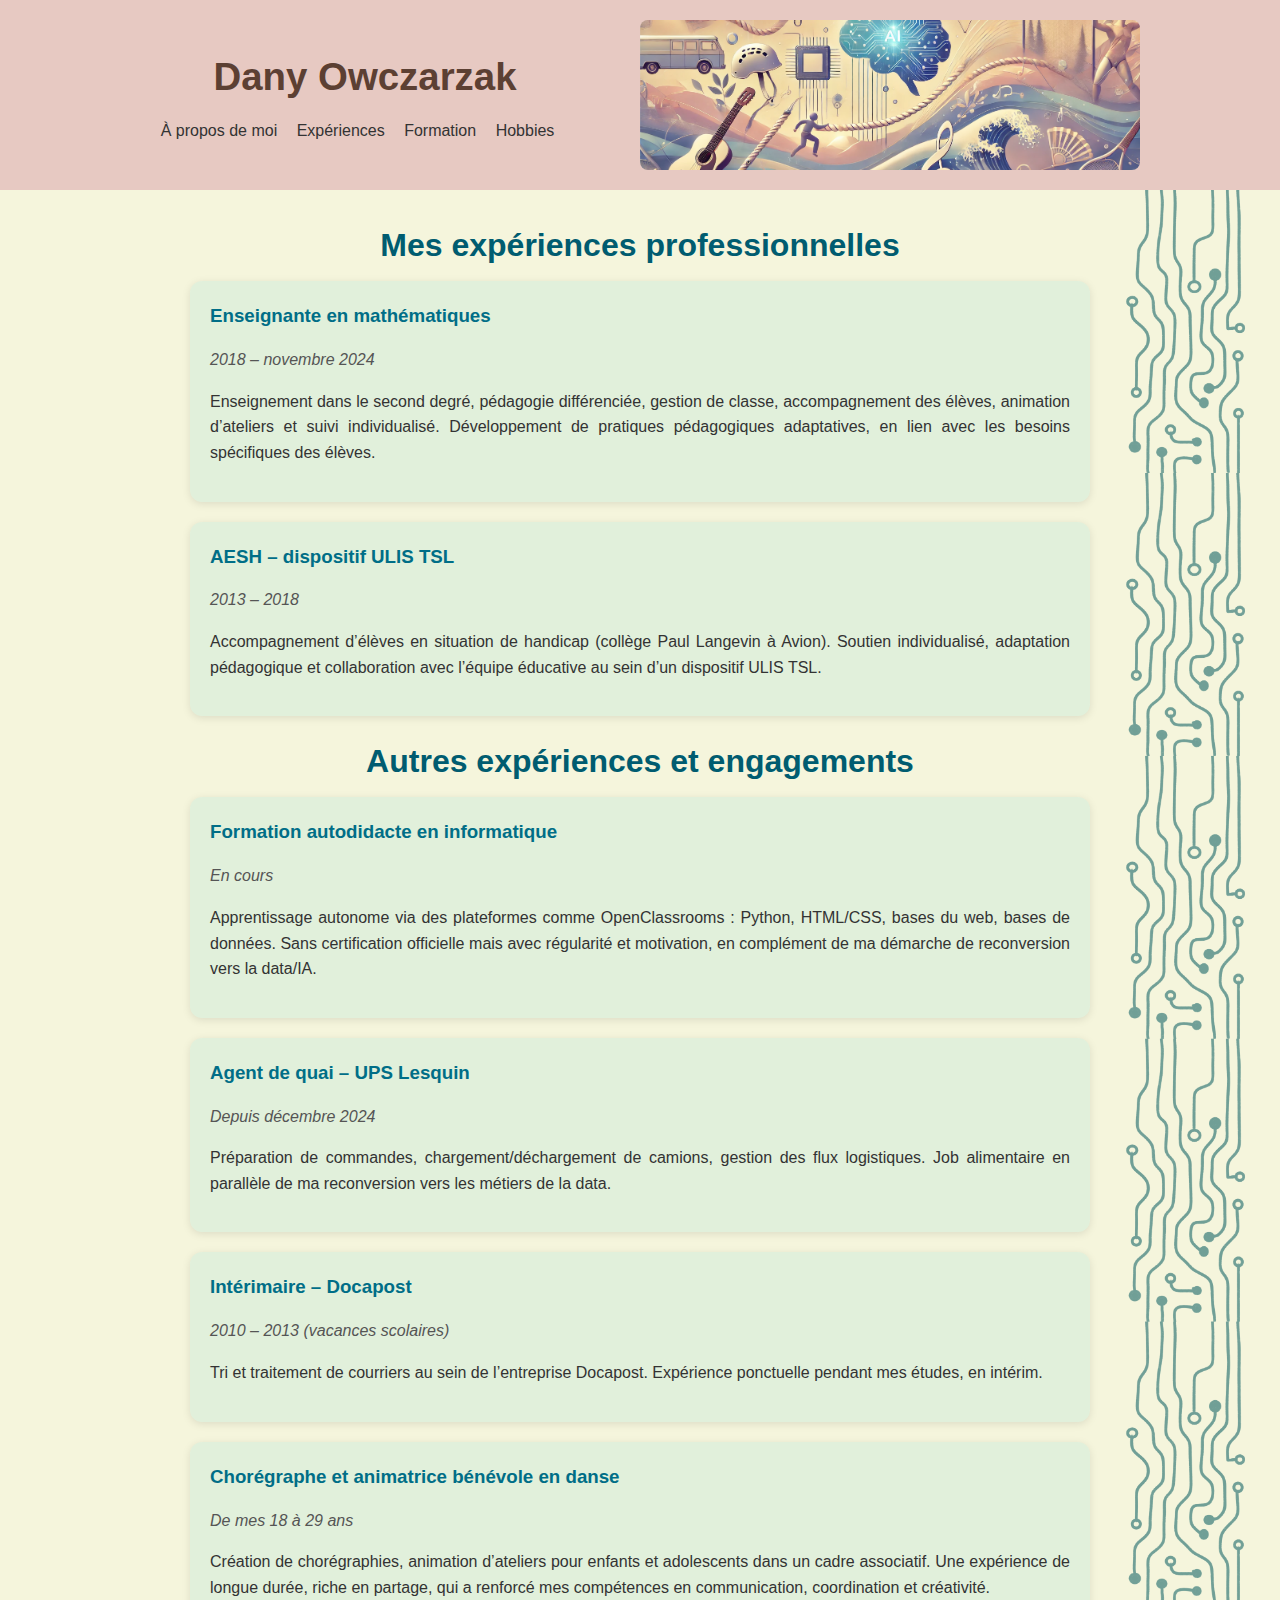
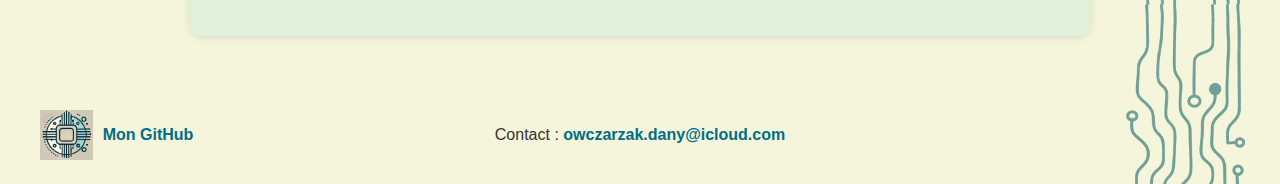
<file: experience.html>
<!DOCTYPE html>
<html lang="fr">
<head>
  <meta charset="UTF-8">
  <title>Expériences - Dany Owczarzak</title>
  <link rel="stylesheet" href="style.css">
</head>
<body>
   <header>
     <div class="header-container">
       <div class="header-gauche">
         <h1>Dany Owczarzak</h1>
         <nav>
           <a href="index.html">À propos de moi</a>
           <a href="experience.html">Expériences</a>
           <a href="formation.html">Formation</a>
           <a href="hobbies.html">Hobbies</a>
         </nav>
       </div>
       <div class="header-droite">
         <img src="photos/banniere_img.jpg" alt="Photo de Dany Owczarzak">
       </div>
     </div>
   </header>

    <div class="decor-circuit"></div>

   <main>
     <h2>Mes expériences professionnelles</h2>
   
     <div class="experience-bloc">
       <h3>Enseignante en mathématiques</h3>
       <p class="dates">2018 – novembre 2024</p>
       <p>
         Enseignement dans le second degré, pédagogie différenciée, gestion de classe, accompagnement des élèves, animation d’ateliers et suivi individualisé. Développement de pratiques pédagogiques adaptatives, en lien avec les besoins spécifiques des élèves.
       </p>
     </div>
   
     <div class="experience-bloc">
       <h3>AESH – dispositif ULIS TSL</h3>
       <p class="dates">2013 – 2018</p>
       <p>
         Accompagnement d’élèves en situation de handicap (collège Paul Langevin à Avion). Soutien individualisé, adaptation pédagogique et collaboration avec l’équipe éducative au sein d’un dispositif ULIS TSL.
       </p>
     </div>
   
     <h2>Autres expériences et engagements</h2>
   
     <div class="experience-bloc">
       <h3>Formation autodidacte en informatique</h3>
       <p class="dates">En cours</p>
       <p>
         Apprentissage autonome via des plateformes comme OpenClassrooms : Python, HTML/CSS, bases du web, bases de données. Sans certification officielle mais avec régularité et motivation, en complément de ma démarche de reconversion vers la data/IA.
       </p>
     </div>
   
     <div class="experience-bloc">
       <h3>Agent de quai – UPS Lesquin</h3>
       <p class="dates">Depuis décembre 2024</p>
       <p>
         Préparation de commandes, chargement/déchargement de camions, gestion des flux logistiques. Job alimentaire en parallèle de ma reconversion vers les métiers de la data.
       </p>
     </div>
   
     <div class="experience-bloc">
       <h3>Intérimaire – Docapost</h3>
       <p class="dates">2010 – 2013 (vacances scolaires)</p>
       <p>
         Tri et traitement de courriers au sein de l’entreprise Docapost. Expérience ponctuelle pendant mes études, en intérim.
       </p>
     </div>
   
     <div class="experience-bloc">
       <h3>Chorégraphe et animatrice bénévole en danse</h3>
       <p class="dates">De mes 18 à 29 ans</p>
       <p>
         Création de chorégraphies, animation d’ateliers pour enfants et adolescents dans un cadre associatif. Une expérience de longue durée, riche en partage, qui a renforcé mes compétences en communication, coordination et créativité.
       </p>
     </div>
   </main>

<div class="decor-circuit"></div>

<footer class="footer-global">
    <div class="footer-gauche">
      <img src="photos/logo_github.jpg" alt="Logo GitHub" class="logo-github">
      <a href="https://github.com/linaturgan/" target="_blank">Mon GitHub</a>
    </div>
    
    <div class="footer-centre">
    <p>
      Contact : <a href="mailto:owczarzak.dany@icloud.com">owczarzak.dany@icloud.com</a>
    </p>
    </div>

    <div class="footer-droite">
      <!-- Pour ajouter du contenu ici plus tard -->
    </div>
  </footer>
</body>
</html>
</file>
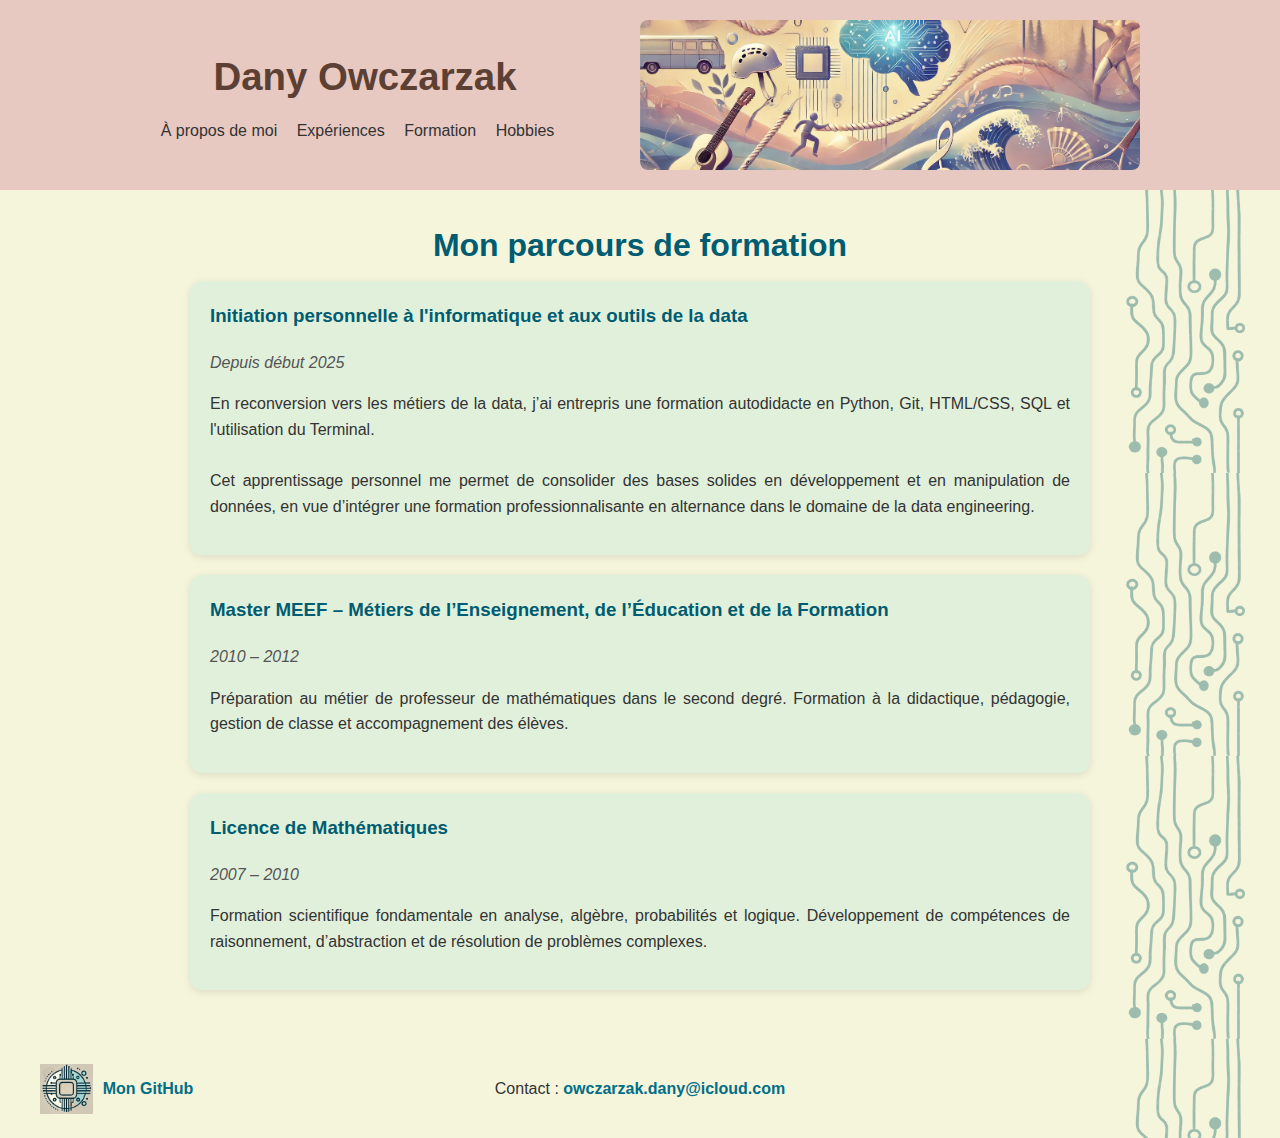
<file: formation.html>
<!DOCTYPE html>
<html lang="fr">
<head>
  <meta charset="UTF-8">
  <title>Formation - Dany Owczarzak</title>
  <link rel="stylesheet" href="style.css">
</head>
<body>
   <header>
     <div class="header-container">
       <div class="header-gauche">
         <h1>Dany Owczarzak</h1>
         <nav>
           <a href="index.html">À propos de moi</a>
           <a href="experience.html">Expériences</a>
           <a href="formation.html">Formation</a>
           <a href="hobbies.html">Hobbies</a>
         </nav>
       </div>
       <div class="header-droite">
         <img src="photos/banniere_img.jpg" alt="Photo de Dany Owczarzak">
       </div>
     </div>
   </header>

   <main>
     <h2>Mon parcours de formation</h2>
   
     <div class="formation-bloc">
       <h3>Initiation personnelle à l'informatique et aux outils de la data</h3>
          <p class="dates">Depuis début 2025</p>
             <p>
               En reconversion vers les métiers de la data, j’ai entrepris une formation autodidacte en Python, Git, HTML/CSS, SQL et l'utilisation du Terminal. <br></br>
               Cet apprentissage personnel me permet de consolider des bases solides en développement et en manipulation de données, en vue d’intégrer une formation professionnalisante en alternance dans le domaine de la data engineering.
             </p>

     </div>
   
     <div class="formation-bloc">
       <h3>Master MEEF – Métiers de l’Enseignement, de l’Éducation et de la Formation</h3>
       <p class="dates">2010 – 2012</p>
       <p>
         Préparation au métier de professeur de mathématiques dans le second degré. Formation à la didactique, pédagogie, gestion de classe et accompagnement des élèves.
       </p>
     </div>
   
     <div class="formation-bloc">
       <h3>Licence de Mathématiques</h3>
       <p class="dates">2007 – 2010</p>
       <p>
         Formation scientifique fondamentale en analyse, algèbre, probabilités et logique. Développement de compétences de raisonnement, d’abstraction et de résolution de problèmes complexes.
       </p>
     </div>
   </main>

<div class="decor-circuit"></div>

<footer class="footer-global">
    <div class="footer-gauche">
      <img src="photos/logo_github.jpg" alt="Logo GitHub" class="logo-github">
      <a href="https://github.com/linaturgan/" target="_blank">Mon GitHub</a>
    </div>
    
    <div class="footer-centre">
    <p>
      Contact : <a href="mailto:owczarzak.dany@icloud.com">owczarzak.dany@icloud.com</a>
    </p>
    </div>

    <div class="footer-droite">
      <!-- Pour ajouter du contenu ici plus tard -->
    </div>
  </footer>
</body>
</html>
</head>
</file>
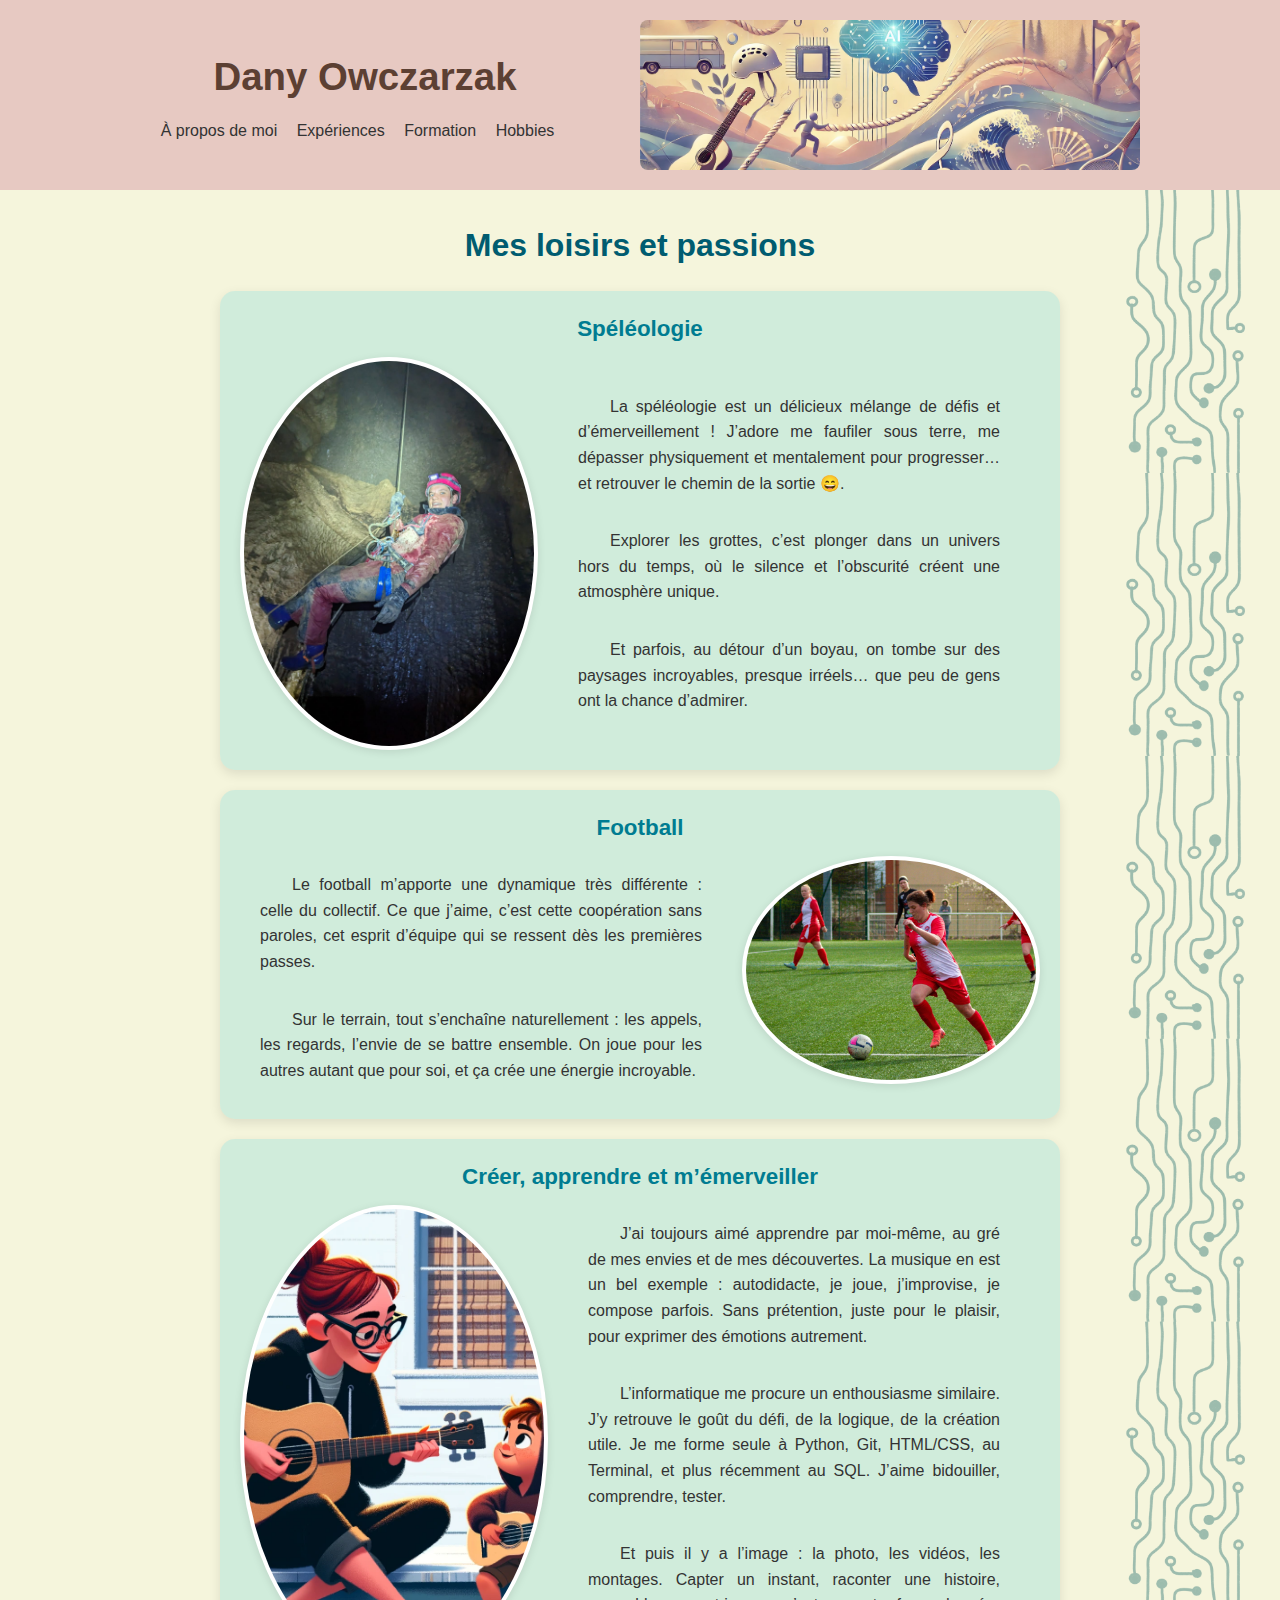
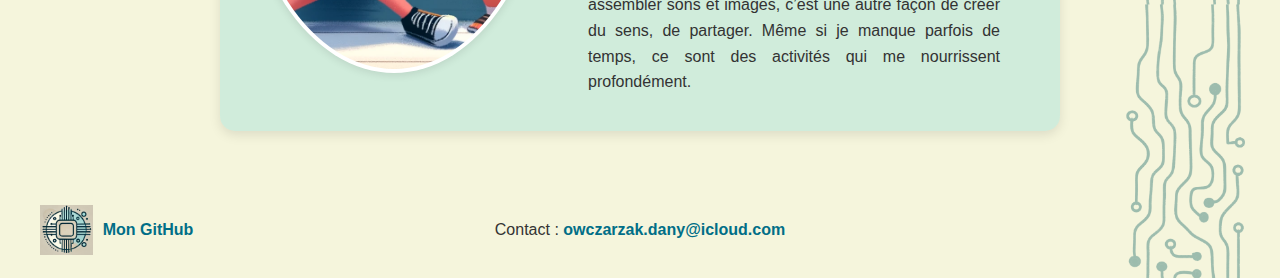
<file: hobbies.html>
<!DOCTYPE html>
<html lang="fr">
<head>
  <meta charset="UTF-8">
  <title>Hobbies - Dany Owczarzak</title>
  <link rel="stylesheet" href="style.css">
</head>
<body>
   <header>
     <div class="header-container">
       <div class="header-gauche">
         <h1>Dany Owczarzak</h1>
         <nav>
           <a href="index.html">À propos de moi</a>
           <a href="experience.html">Expériences</a>
           <a href="formation.html">Formation</a>
           <a href="hobbies.html">Hobbies</a>
         </nav>
       </div>
       <div class="header-droite">
         <img src="photos/banniere_img.jpg" alt="Photo de Dany Owczarzak">
       </div>
     </div>
   </header>
  <main>
    <h2>Mes loisirs et passions</h2>
  
    <div class="hobby-bloc">
      <h3>Spéléologie</h3>
        <div class="row">
          <img src="photos/speleo.jpg" alt="Spéléologie" class="hobby-img speleo-style left">
            <div class="hobby-texte">
              <p>
              La spéléologie est un délicieux mélange de défis et d’émerveillement ! J’adore me faufiler sous terre, me dépasser physiquement et mentalement pour progresser… et retrouver le chemin de la sortie 😄. 
              </p>
              <p>
Explorer les grottes, c’est plonger dans un univers hors du temps, où le silence et l’obscurité créent une atmosphère unique. 
              </p>
              <p>
Et parfois, au détour d’un boyau, on tombe sur des paysages incroyables, presque irréels… que peu de gens ont la chance d’admirer.
             </p>
             </div>
         </div>
     </div>
  
    <div class="hobby-bloc">
      <h3>Football</h3>
        <div class="row">
          <img src="photos/foot.jpg" alt="Football" class="hobby-img foot-style right">
            <div class="hobby-texte">
             <p>
             Le football m’apporte une dynamique très différente : celle du collectif. Ce que j’aime, c’est cette coopération sans paroles, cet esprit d’équipe qui se ressent dès les premières passes.
            </p>
            <p>
            Sur le terrain, tout s’enchaîne naturellement : les appels, les regards, l’envie de se battre ensemble.
            On joue pour les autres autant que pour soi, et ça crée une énergie incroyable.
             </p>
           </div>
         </div>
       </div>
 
  <div class="hobby-bloc">
        <h3>Créer, apprendre et m’émerveiller</h3>
        <div class="row">
          <img src="photos/musique.jpg" alt="Musique" class="hobby-img musique-style left">
          <div class="hobby-texte">
            <p>
              J’ai toujours aimé apprendre par moi-même, au gré de mes envies et de mes découvertes. 
              La musique en est un bel exemple : autodidacte, je joue, j’improvise, je compose parfois. 
              Sans prétention, juste pour le plaisir, pour exprimer des émotions autrement.
            </p>
            <p>
              L’informatique me procure un enthousiasme similaire. J’y retrouve le goût du défi, de la logique, de la création utile. 
              Je me forme seule à Python, Git, HTML/CSS, au Terminal, et plus récemment au SQL. J’aime bidouiller, comprendre, tester.
            </p>
            <p>
              Et puis il y a l’image : la photo, les vidéos, les montages. 
              Capter un instant, raconter une histoire, assembler sons et images, c’est une autre façon de créer du sens, de partager. 
              Même si je manque parfois de temps, ce sont des activités qui me nourrissent profondément.
            </p>
          </div>
        </div>
      </div>

</main>

<div class="decor-circuit"></div>

<footer class="footer-global">
    <div class="footer-gauche">
      <img src="photos/logo_github.jpg" alt="Logo GitHub" class="logo-github">
      <a href="https://github.com/linaturgan/" target="_blank">Mon GitHub</a>
    </div>
    
    <div class="footer-centre">
    <p>
      Contact : <a href="mailto:owczarzak.dany@icloud.com">owczarzak.dany@icloud.com</a>
    </p>
    </div>

    <div class="footer-droite">
      <!-- Pour ajouter du contenu ici plus tard -->
    </div>
  </footer>
</body>
</html>
</file>
<file: style.css>
/* ----- STYLE GÉNÉRAL ----- */
body {
  background-color: #f5f5dc; /* fond beige */
  font-family: Arial, sans-serif;
  line-height: 1.6;
  color: #333;
  margin: 0;
  padding: 0;
  position: relative;
  min-height: 100%;
}

h2 {
  margin-top: 0;
  margin-bottom: 10px;
  color: #005c70;
  font-weight: bold;
  font-size: 2em;
  text-align:center;
}

/* ----- HEADER ----- */
header {
  background-color: #e7c9c2;
  padding: 20px;
  text-align:center;
}
.header-container {
  display: flex;
  justify-content: space-between; /* sépare gauche et droite */
  align-items: stretch; /* alignement vertical centré */
  max-width: 1000px; /* largeur maximale pour éviter l’étirement */
  margin: auto; /* centre horizontalement */
  height: 150px;
}

/* Largeur 50% chacune, exactement la moitié */
.header-gauche, .header-droite {
  width: 50%;
  box-sizing: border-box; /* évite dépassement dû au padding */
}

.header-gauche {
  display: flex;
  flex-direction: column;
  justify-content: center; /* centre verticalement */
  padding-right: 50px;
}

.header-gauche h1 {
  margin: 0;
  font-size: 2em;
}

.header-gauche nav {
  margin-top: 10px;
}

.header-gauche nav a {
  margin-right: 15px;
  text-decoration: none;
  color: #333;
}

.header-droite {
  height: auto;
  flex-shrink: 0; /* évite que l'image rétrécisse */
}

.header-droite img {
  height: 100%;
  width: 100%;
  object-fit: cover;
  border-radius: 8px; /* optionnel, coins arrondis */
  display: block;
}

.header-gauche h1 {
  color: #5c4033;
  font-size: 2.4em;     /* taille augmentée */
  margin: 0;
}

/* ----- CONTENU PRINCIPAL ----- */
main {
  padding: 30px 20px;
  max-width: 900px;
  margin: 0 auto;
  text-align: justify;
}

/* ----- ACCROCHE INTRO ----- */
.intro-accroche {
  display: flex;
  align-items: flex-start;
  justify-content: space-between;
  max-width: 900px;
  margin: 30px auto;
  text-align: left;
}

.intro-photo {
  flex: 0 0 auto;
  margin-left: 20px;
}

.intro-photo img {
  max-width: 230px;
  height: auto;
  border-radius: 50%;
  box-shadow: none;
}

.intro-photo img:hover {
  transform: translateY(-5px);
  box-shadow: 0 6px 16px rgba(0, 0, 0, 0.2);
  transition: transform 0.3s ease, box-shadow 0.3s ease;
}


.intro-citation {
  flex: 1;
  text-align: right;
  margin-left: 40px;
}

.intro-citation p {
  font-size: 1.4em;
  line-height: 1.6;
  font-family: 'Georgia', serif;
  font-style: italic;
  font-weight: bold;
  position: relative;
}

.intro-citation p::before,
.intro-citation p::after {
  font-size: 2em;
  color: #007c91;
  font-family: serif;
  position: relative;
}

.intro-citation p::before {
  content: '“';
  margin-right: 5px;
}

.intro-citation p::after {
  content: '”';
  margin-left: 5px;
}

@media (max-width: 768px) {
  .intro-accroche {
    flex-direction: column;
    text-align: center;
  }

  .intro-citation p {
    font-size: 1.1em;
    text-align: center;
  }
}

/* ----- Paragraphes intro ----- */
.paragraphe-encadre-intro {
  background-color: rgba(0, 188, 212, 0.15); /* cyan clair transparent */
  border-radius: 15px;
  padding: 20px;
  margin: 20px auto;
  max-width: 800px;
  text-align: justify;
  box-shadow: 0 4px 12px rgba(0, 0, 0, 0.1);
  transition: transform 0.2s ease, box-shadow 0.2s ease;
}

.paragraphe-encadre-intro:hover {
  transform: translateY(-3px);
  box-shadow: 0 8px 18px rgba(0, 0, 0, 0.15);
}

.paragraphe-encadre-intro p {
  text-indent: 2em; /* renforce la règle dans ce bloc */
}

/* ----- Blocs expériences ----- */

.experience-bloc {
  background-color: rgba(0, 188, 212, 0.08);
  border-radius: 12px;
  padding: 20px;
  margin-bottom: 20px;
  box-shadow: 0 2px 8px rgba(0, 0, 0, 0.1);
  transition: transform 0.2s ease, box-shadow 0.2s ease;
}

.experience-bloc:hover {
  transform: translateY(-3px);
  box-shadow: 0 6px 16px rgba(0, 0, 0, 0.15);
}

.experience-bloc h3 {
  margin: 0;
  color: #006e87;
}

.dates {
  font-style: italic;
  color: #555;
  margin-bottom: 10px;
}

/* ----- Blocs formations ----- */
.formation-bloc {
  background-color: rgba(0, 188, 212, 0.08); /* doux cyan transparent */
  border-radius: 12px;
  padding: 20px;
  margin-bottom: 20px;
  box-shadow: 0 2px 8px rgba(0, 0, 0, 0.1);
  transition: transform 0.2s ease, box-shadow 0.2s ease;
}

.formation-bloc:hover {
  transform: translateY(-3px);
  box-shadow: 0 6px 16px rgba(0, 0, 0, 0.15);
}

.formation-bloc h3 {
  margin-top: 0;
  color: #005c70;
}

.dates {
  font-style: italic;
  color: #555;
  margin-bottom: 10px;
}

/* ----- Blocs hobbies ----- */
.hobby-bloc {
  background-color: rgba(0, 188, 212, 0.15);
  border-radius: 15px;
  padding: 20px;
  margin: 20px auto;
  max-width: 800px;
  text-align: justify;
  box-shadow: 0 4px 12px rgba(0, 0, 0, 0.1);
  transition: transform 0.2s ease, box-shadow 0.2s ease;
}

.hobby-bloc:hover {
  transform: translateY(-3px);
  box-shadow: 0 8px 18px rgba(0, 0, 0, 0.15);
}

.hobby-bloc h3 {
  margin-top: 0;
  margin-bottom: 10px;
  color: #007c91;
  font-weight: bold;
  font-size: 1.4em;
  text-align: center;
}

.hobby-bloc p {
  text-indent: 2em;
}

.row {
  display: flex;
  align-items: stretch;
  justify-content: space-between;
  gap: 0;
  width: 100%;
}

.hobby-img {
  box-shadow: 0 2px 8px rgba(0, 0, 0, 0.1);
  flex-shrink: 0;
  transition: transform 0.3s ease, box-shadow 0.3s ease;
  padding: 4px;
  background-color: #fff;
}

.speleo-style {
  width: 290px;
  height: auto;
  max-width: 100%;
  border-radius: 50%;
  object-fit: cover;
  box-shadow: 0 2px 8px rgba(0, 0, 0, 0.1);
  flex-shrink: 0;
  transition: transform 0.3s ease, box-shadow 0.3s ease;
  padding: 4px;
  background-color: #fff;
}

.foot-style {
  width: 290px;
  height: 220px;
  max-width: 100%;
  border-radius: 50%;
  object-fit: cover;
  box-shadow: 0 2px 8px rgba(0, 0, 0, 0.1);
  flex-shrink: 0;
  transition: transform 0.3s ease, box-shadow 0.3s ease;
  padding: 4px;
  background-color: #fff;
}

.musique-style {
  width: 300px;
  height: 460px;
  max-width: 100%;
  border-radius: 50%;
  object-fit: cover;
  box-shadow: 0 2px 8px rgba(0, 0, 0, 0.1);
  flex-shrink: 0;
  transition: transform 0.3s ease, box-shadow 0.3s ease;
  padding: 4px;
  background-color: #fff;}

.hobby-img:hover {
  transform: translateY(-5px);
  box-shadow: 0 6px 16px rgba(0, 0, 0, 0.2);
}

.hobby-img.left {
  order: 0;
}

.hobby-img.right {
  order: 1;
}

.hobby-texte {
  flex: 1;
  padding: 0 20px;
  display: flex;
  flex-direction: column;
  justify-content: center;
  text-align: justify;
}

.row .hobby-img.left + .hobby-texte {
  margin-left: 20px;
}

.row .hobby-texte + .hobby-img.right {
  margin-left: 0;
}

.row .hobby-texte {
  margin-right: 20px;
}

@media (max-width: 768px) {
  .row {
    flex-direction: column;
  }

  .hobby-img {
    width: 100%;
    max-width: 100%;
    margin: 0 auto 15px;
    order: 0 !important;
  }

  .hobby-texte {
    padding: 0;
    text-align: center;
    margin: 0;
  }
}

/* ----- Lien adresse e-mail ----- */
.footer-global {
  display: flex;
  justify-content: space-between;
  align-items: center;
  padding: 20px 40px;
  font-family: 'Quicksand', sans-serif;
  font-size: 1em;
  color: #333;
  background-color: transparent;
}

.footer-gauche,
.footer-centre,
.footer-droite {
  flex: 1;
  display: flex;
  align-items: center;
}

.footer-gauche {
  gap: 10px;
  justify-content: flex-start;
}

.footer-centre {
  justify-content: center;
  text-align: center;
}

.footer-droite {
  justify-content: flex-end;
}

.footer-gauche a,
.footer-centre a {
  text-decoration: none;
  color: #006e87;
  font-weight: bold;
}

.footer-gauche a:hover,
.footer-centre a:hover {
  text-decoration: underline;
}

.logo-github {
  height: 50px;
  width: auto;
}


/* ----- décorations colonnes ----- */
.phrase-fixe-droite {
  position: absolute;
  right: 40px;
  top: 40%;
  width: 180px;
  font-family: 'Caveat', cursive;
  font-style: italic;
  font-size: 1.2em;
  font-weight: bold;
  color: #6c63ff; /* violet doux, tu peux changer selon ta palette */
  text-align: center;
  line-height: 1.4;
}

.decor-circuit {
  position: absolute;
  top: 190px; /* Hauteur de ton header, à ajuster si besoin */
  bottom: 0;
  right: 0;
  width: 200px;
  height:auto; 
  opacity: 0.5;
  background-image: url('photos/motif_circuit.png');
  background-repeat: repeat-y;
  background-position: right top;
  background-size: 100% auto;
  pointer-events: none;
  z-index: 0;
}
</file>
